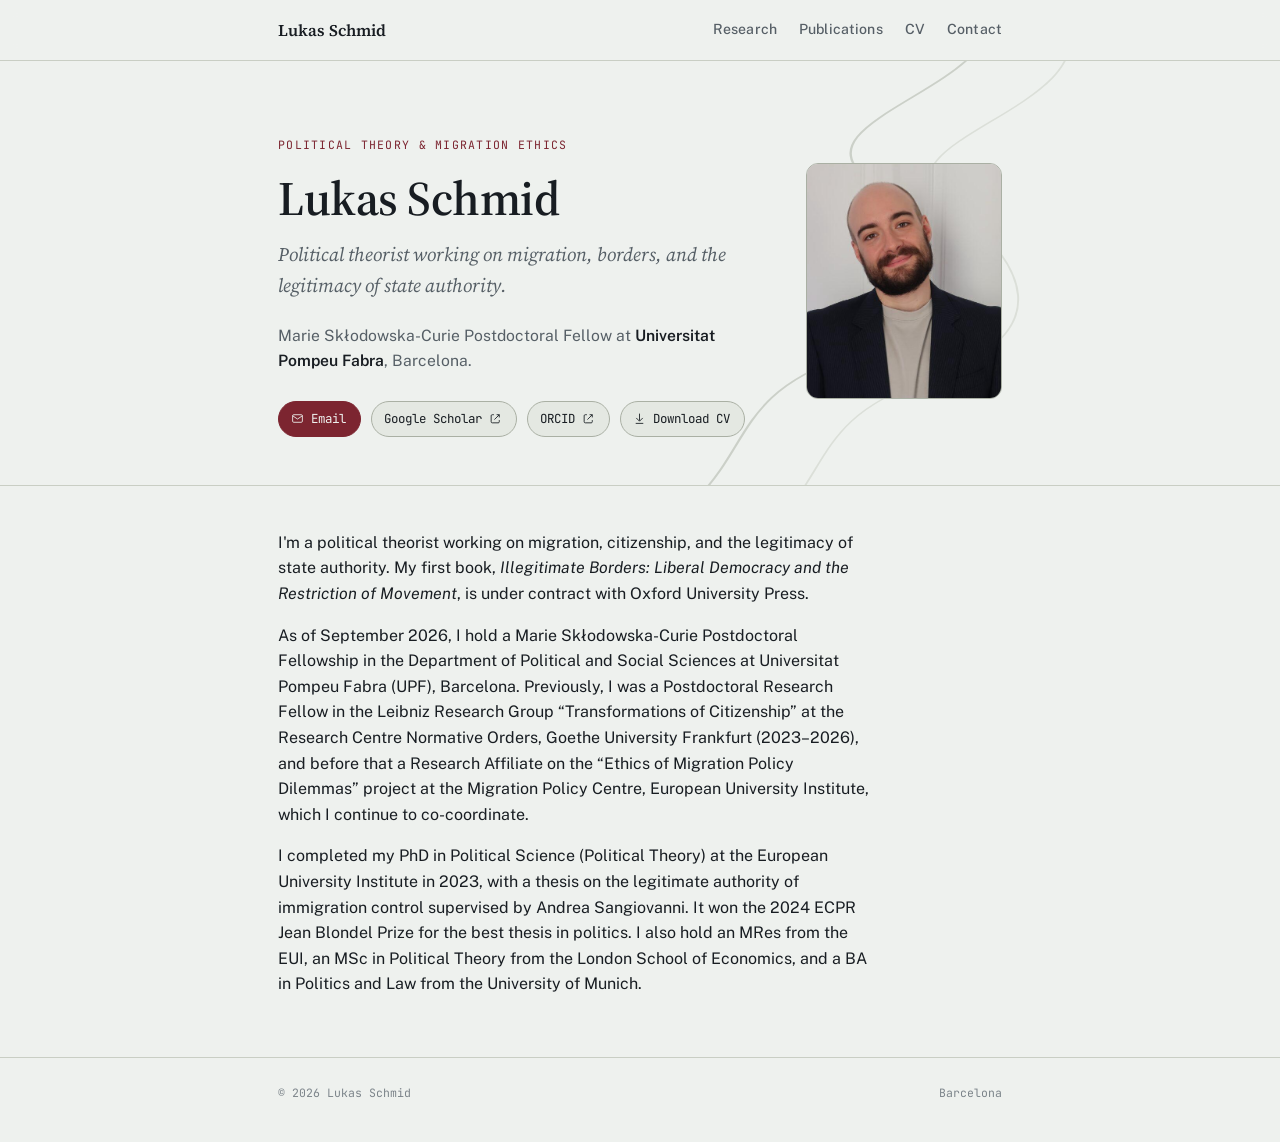
<file: index.html>
<!DOCTYPE html>
<html lang="en">
<head>
<meta charset="UTF-8">
<meta name="viewport" content="width=device-width, initial-scale=1.0">
<title>Lukas Schmid — Political Theory</title>
<meta name="description" content="I'm a political theorist working on migration, citizenship, and the legitimacy of state authority. Marie Skłodowska-Curie Postdoctoral Fellow, Universitat Pompeu Fabra.">
<link rel="canonical" href="https://lukas-schmid.com/">
<link rel="icon" href="data:image/svg+xml,%3Csvg xmlns='http://www.w3.org/2000/svg' viewBox='0 0 64 64'%3E%3Crect width='64' height='64' rx='10' fill='%237c2530'/%3E%3Ctext x='32' y='44' font-family='Georgia,serif' font-size='30' fill='%23f6efe6' text-anchor='middle'%3ELS%3C/text%3E%3C/svg%3E">
<meta property="og:type" content="profile">
<meta property="og:site_name" content="Lukas Schmid">
<meta property="og:title" content="Lukas Schmid — Political Theory">
<meta property="og:description" content="Political theorist working on migration, borders, and the legitimacy of state authority. Marie Skłodowska-Curie Postdoctoral Fellow, Universitat Pompeu Fabra.">
<meta property="og:url" content="https://lukas-schmid.com/">
<meta property="og:image" content="https://lukas-schmid.com/assets/lukas-schmid-headshot.jpg">
<meta name="twitter:card" content="summary_large_image">
<meta name="twitter:title" content="Lukas Schmid — Political Theory">
<meta name="twitter:description" content="Political theorist working on migration, borders, and the legitimacy of state authority.">
<meta name="twitter:image" content="https://lukas-schmid.com/assets/lukas-schmid-headshot.jpg">
<script type="application/ld+json">
{
  "@context": "https://schema.org",
  "@type": "Person",
  "name": "Lukas Schmid",
  "url": "https://lukas-schmid.com/",
  "image": "https://lukas-schmid.com/assets/lukas-schmid-headshot.jpg",
  "jobTitle": "Marie Skłodowska-Curie Postdoctoral Fellow",
  "worksFor": {
    "@type": "CollegeOrUniversity",
    "name": "Universitat Pompeu Fabra"
  },
  "alumniOf": [
    { "@type": "CollegeOrUniversity", "name": "European University Institute" },
    { "@type": "CollegeOrUniversity", "name": "London School of Economics and Political Science" },
    { "@type": "CollegeOrUniversity", "name": "University of Munich" }
  ],
  "email": "mailto:lukas.schmid@upf.edu",
  "sameAs": [
    "https://scholar.google.com/citations?user=pYgFQI0AAAAJ&hl=en",
    "https://orcid.org/0000-0003-0746-1195",
    "https://bsky.app/profile/lukasschmid.bsky.social",
    "https://migrationpolicycentre.eu/the-ethics-of-migration-policy-dilemmas/"
  ]
}
</script>
<link rel="preconnect" href="https://fonts.googleapis.com">
<link rel="preconnect" href="https://fonts.gstatic.com" crossorigin>
<link href="https://fonts.googleapis.com/css2?family=Source+Serif+4:ital,wght@0,400;0,500;0,600;0,700;1,400;1,500&family=Public+Sans:wght@400;500;600;700&family=JetBrains+Mono:wght@400;500&display=swap" rel="stylesheet">
<link rel="stylesheet" href="css/style.css">
</head>
<body>

<svg width="0" height="0" style="position:absolute">
  <symbol id="ic-mail" viewBox="0 0 24 24" fill="none" stroke="currentColor" stroke-width="1.6"><rect x="3" y="5" width="18" height="14" rx="2"/><path d="M3 7l9 6 9-6"/></symbol>
  <symbol id="ic-ext" viewBox="0 0 24 24" fill="none" stroke="currentColor" stroke-width="1.6"><path d="M14 5h5v5"/><path d="M19 5l-9 9"/><path d="M9 5H6a2 2 0 0 0-2 2v11a2 2 0 0 0 2 2h11a2 2 0 0 0 2-2v-3"/></symbol>
  <symbol id="ic-down" viewBox="0 0 24 24" fill="none" stroke="currentColor" stroke-width="1.6"><path d="M12 3v13"/><path d="M6 11l6 6 6-6"/><path d="M5 21h14"/></symbol>
</svg>

<header class="site-nav">
  <div class="nav-row">
    <a href="index.html" class="nav-mark">Lukas&nbsp;Schmid</a>
    <button class="nav-toggle" id="navToggle" aria-expanded="false" aria-controls="navLinks">Menu</button>
    <nav class="links" id="navLinks">
      <a href="research.html">Research</a>
      <a href="publications.html">Publications</a>
      <a href="cv.html">CV</a>
      <a href="contact.html">Contact</a>
    </nav>
  </div>
</header>

<main>

  <section class="hero" style="border-top:none;">
    <svg class="hero-line" viewBox="0 0 400 500" preserveAspectRatio="none" aria-hidden="true">
      <path d="M20 480 C 90 420, 60 360, 130 320 S 180 220, 140 170 S 220 90, 200 20" fill="none" stroke="var(--rule-strong)" stroke-width="1.2"/>
      <path d="M60 500 C 130 440, 100 380, 170 340 S 220 240, 180 190 S 260 110, 240 40" fill="none" stroke="var(--rule)" stroke-width="1"/>
    </svg>
    <div class="wrap">
      <div class="hero-grid">
        <div class="hero-text">
          <p class="eyebrow">Political Theory &amp; Migration Ethics</p>
          <h1>Lukas Schmid</h1>
          <p class="tagline">Political theorist working on migration, borders, and the legitimacy of state authority.</p>
          <p class="role">Marie Skłodowska-Curie Postdoctoral Fellow at <strong>Universitat Pompeu Fabra</strong>, Barcelona.</p>
          <div class="hero-links">
            <a class="pill primary" href="mailto:lukas.schmid@upf.edu"><svg><use href="#ic-mail"/></svg>Email</a>
            <a class="pill" href="https://scholar.google.com/citations?user=pYgFQI0AAAAJ&amp;hl=en" target="_blank" rel="noopener">Google Scholar<svg><use href="#ic-ext"/></svg></a>
            <a class="pill" href="https://orcid.org/0000-0003-0746-1195" target="_blank" rel="noopener">ORCID<svg><use href="#ic-ext"/></svg></a>
            <a class="pill" href="assets/Lukas_Schmid_CV.pdf?v=2026-09" target="_blank" rel="noopener"><svg><use href="#ic-down"/></svg>Download CV</a>
          </div>
        </div>
        <div class="hero-photo">
          <img src="assets/lukas-schmid-headshot.jpg" alt="Portrait of Lukas Schmid" width="768" height="599">
        </div>
      </div>
    </div>
  </section>

  <section class="bio">
    <div class="wrap">
      <p>I'm a political theorist working on migration, citizenship, and the legitimacy of state authority. My first book, <em>Illegitimate Borders: Liberal Democracy and the Restriction of Movement</em>, is under contract with Oxford University Press.</p>
      <p>As of September 2026, I hold a Marie Skłodowska-Curie Postdoctoral Fellowship in the Department of Political and Social Sciences at Universitat Pompeu Fabra (UPF), Barcelona. Previously, I was a Postdoctoral Research Fellow in the Leibniz Research Group “Transformations of Citizenship” at the Research Centre Normative Orders, Goethe University Frankfurt (2023–2026), and before that a Research Affiliate on the “Ethics of Migration Policy Dilemmas” project at the Migration Policy Centre, European University Institute, which I continue to co-coordinate.</p>
      <p>I completed my PhD in Political Science (Political Theory) at the European University Institute in 2023, with a thesis on the legitimate authority of immigration control supervised by Andrea Sangiovanni. It won the 2024 ECPR Jean Blondel Prize for the best thesis in politics. I also hold an MRes from the EUI, an MSc in Political Theory from the London School of Economics, and a BA in Politics and Law from the University of Munich.</p>
    </div>
  </section>

</main>

<footer>
  <div class="wrap">
    <p>© <span id="yr"></span> Lukas Schmid</p>
    <p>Barcelona</p>
  </div>
</footer>

<script src="js/site.js"></script>
</body>
</html>
</file>
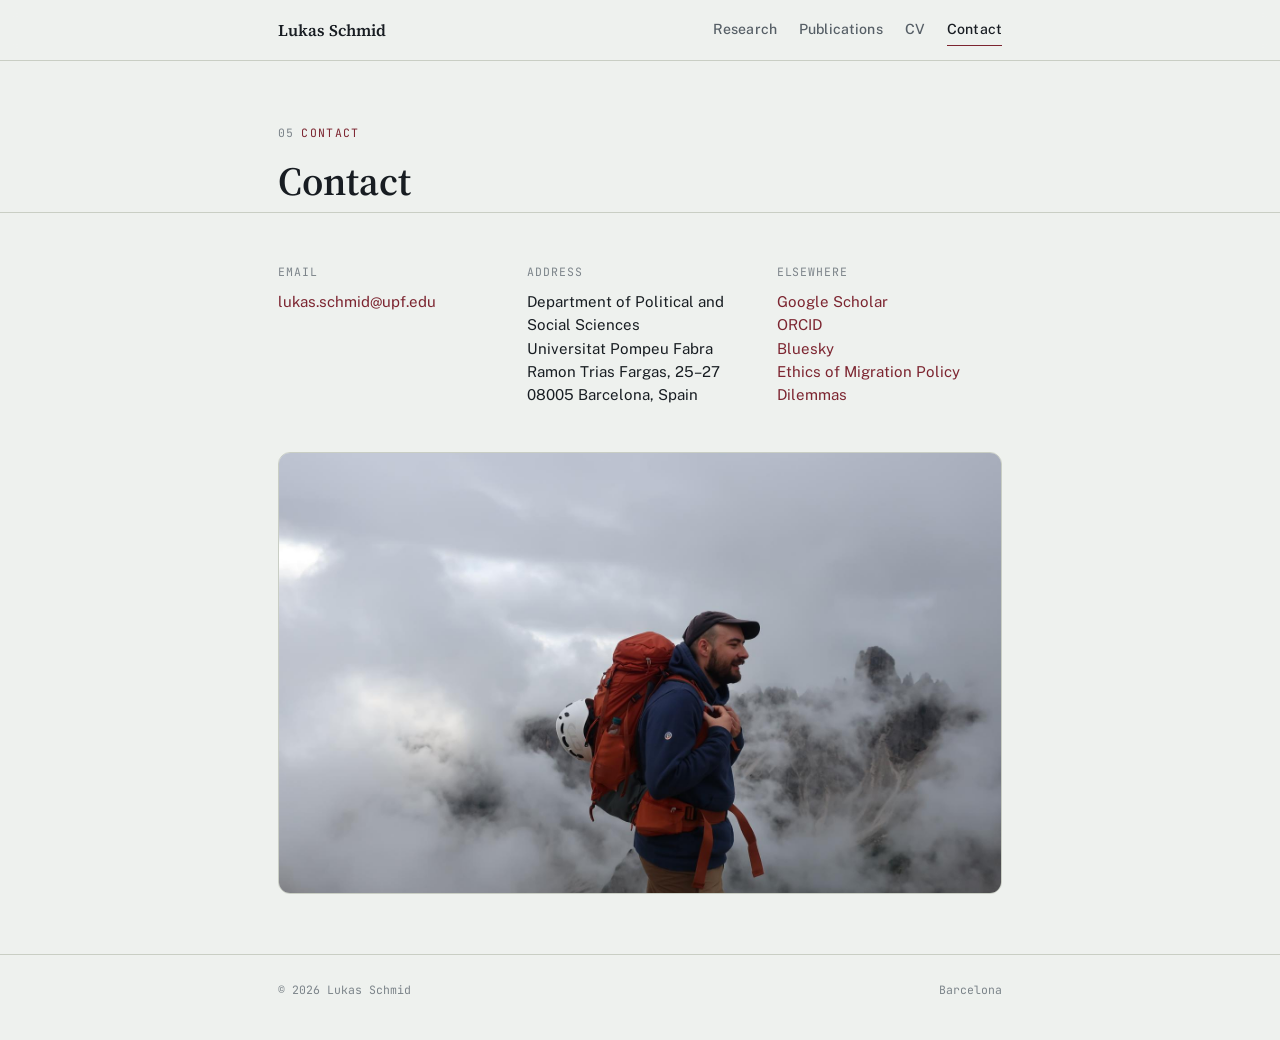
<file: contact.html>
<!DOCTYPE html>
<html lang="en">
<head>
<meta charset="UTF-8">
<meta name="viewport" content="width=device-width, initial-scale=1.0">
<title>Contact — Lukas Schmid</title>
<meta name="description" content="Contact Lukas Schmid, Department of Political and Social Sciences, Universitat Pompeu Fabra.">
<link rel="canonical" href="https://lukas-schmid.com/contact.html">
<link rel="icon" href="data:image/svg+xml,%3Csvg xmlns='http://www.w3.org/2000/svg' viewBox='0 0 64 64'%3E%3Crect width='64' height='64' rx='10' fill='%237c2530'/%3E%3Ctext x='32' y='44' font-family='Georgia,serif' font-size='30' fill='%23f6efe6' text-anchor='middle'%3ELS%3C/text%3E%3C/svg%3E">
<meta property="og:type" content="website">
<meta property="og:site_name" content="Lukas Schmid">
<meta property="og:title" content="Contact — Lukas Schmid">
<meta property="og:description" content="Contact Lukas Schmid, Department of Political and Social Sciences, Universitat Pompeu Fabra.">
<meta property="og:url" content="https://lukas-schmid.com/contact.html">
<meta property="og:image" content="https://lukas-schmid.com/assets/lukas-schmid-headshot.jpg">
<meta name="twitter:card" content="summary_large_image">
<meta name="twitter:title" content="Contact — Lukas Schmid">
<meta name="twitter:description" content="Contact Lukas Schmid, Department of Political and Social Sciences, Universitat Pompeu Fabra.">
<meta name="twitter:image" content="https://lukas-schmid.com/assets/lukas-schmid-headshot.jpg">
<link rel="preconnect" href="https://fonts.googleapis.com">
<link rel="preconnect" href="https://fonts.gstatic.com" crossorigin>
<link href="https://fonts.googleapis.com/css2?family=Source+Serif+4:ital,wght@0,400;0,500;0,600;0,700;1,400;1,500&family=Public+Sans:wght@400;500;600;700&family=JetBrains+Mono:wght@400;500&display=swap" rel="stylesheet">
<link rel="stylesheet" href="css/style.css">
</head>
<body>

<header class="site-nav">
  <div class="nav-row">
    <a href="index.html" class="nav-mark">Lukas&nbsp;Schmid</a>
    <button class="nav-toggle" id="navToggle" aria-expanded="false" aria-controls="navLinks">Menu</button>
    <nav class="links" id="navLinks">
      <a href="research.html">Research</a>
      <a href="publications.html">Publications</a>
      <a href="cv.html">CV</a>
      <a href="contact.html" class="active">Contact</a>
    </nav>
  </div>
</header>

<main>

  <section class="page-hero" style="border-top:none;">
    <div class="wrap">
      <p class="eyebrow"><span class="num">05</span> Contact</p>
      <h1>Contact</h1>
    </div>
  </section>

  <section>
    <div class="wrap">
      <div class="contact-grid">
        <div class="contact-block">
          <div class="label">Email</div>
          <p><a href="mailto:lukas.schmid@upf.edu">lukas.schmid@upf.edu</a></p>
        </div>
        <div class="contact-block">
          <div class="label">Address</div>
          <address>Department of Political and Social Sciences<br>Universitat Pompeu Fabra<br>Ramon Trias Fargas, 25–27<br>08005 Barcelona, Spain</address>
        </div>
        <div class="contact-block">
          <div class="label">Elsewhere</div>
          <p>
            <a href="https://scholar.google.com/citations?user=pYgFQI0AAAAJ&amp;hl=en" target="_blank" rel="noopener">Google Scholar</a><br>
            <a href="https://orcid.org/0000-0003-0746-1195" target="_blank" rel="noopener">ORCID</a><br>
            <a href="https://bsky.app/profile/lukasschmid.bsky.social" target="_blank" rel="noopener">Bluesky</a><br>
            <a href="https://migrationpolicycentre.eu/the-ethics-of-migration-policy-dilemmas/" target="_blank" rel="noopener">Ethics of Migration Policy Dilemmas</a>
          </p>
        </div>
      </div>
      <div class="contact-photo">
        <img src="assets/lukas-schmid-hiking.jpg" alt="Lukas Schmid hiking in the mountains" width="1600" height="1066">
      </div>
    </div>
  </section>

</main>

<footer>
  <div class="wrap">
    <p>© <span id="yr"></span> Lukas Schmid</p>
    <p>Barcelona</p>
  </div>
</footer>

<script src="js/site.js"></script>
</body>
</html>
</file>
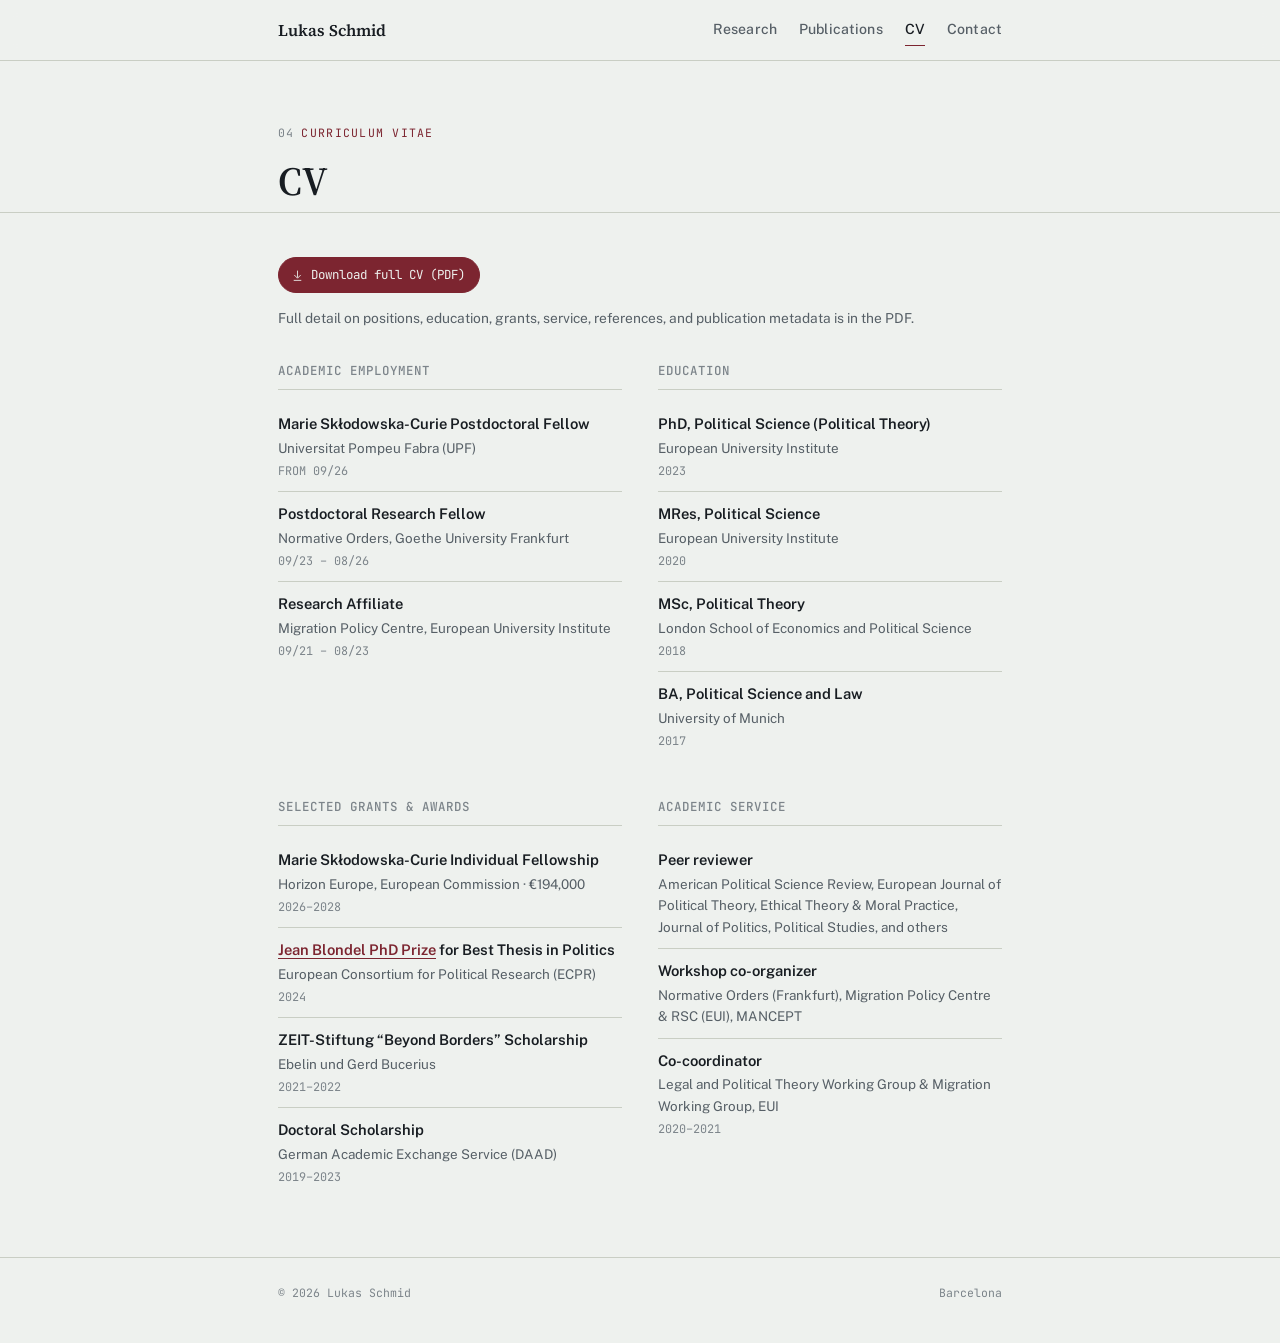
<file: cv.html>
<!DOCTYPE html>
<html lang="en">
<head>
<meta charset="UTF-8">
<meta name="viewport" content="width=device-width, initial-scale=1.0">
<title>CV — Lukas Schmid</title>
<meta name="description" content="Curriculum vitae of Lukas Schmid: academic employment, education, grants and awards, academic service.">
<link rel="canonical" href="https://lukas-schmid.com/cv.html">
<link rel="icon" href="data:image/svg+xml,%3Csvg xmlns='http://www.w3.org/2000/svg' viewBox='0 0 64 64'%3E%3Crect width='64' height='64' rx='10' fill='%237c2530'/%3E%3Ctext x='32' y='44' font-family='Georgia,serif' font-size='30' fill='%23f6efe6' text-anchor='middle'%3ELS%3C/text%3E%3C/svg%3E">
<meta property="og:type" content="website">
<meta property="og:site_name" content="Lukas Schmid">
<meta property="og:title" content="CV — Lukas Schmid">
<meta property="og:description" content="Curriculum vitae of Lukas Schmid: academic employment, education, grants and awards, academic service.">
<meta property="og:url" content="https://lukas-schmid.com/cv.html">
<meta property="og:image" content="https://lukas-schmid.com/assets/lukas-schmid-headshot.jpg">
<meta name="twitter:card" content="summary_large_image">
<meta name="twitter:title" content="CV — Lukas Schmid">
<meta name="twitter:description" content="Curriculum vitae of Lukas Schmid: academic employment, education, grants and awards, academic service.">
<meta name="twitter:image" content="https://lukas-schmid.com/assets/lukas-schmid-headshot.jpg">
<link rel="preconnect" href="https://fonts.googleapis.com">
<link rel="preconnect" href="https://fonts.gstatic.com" crossorigin>
<link href="https://fonts.googleapis.com/css2?family=Source+Serif+4:ital,wght@0,400;0,500;0,600;0,700;1,400;1,500&family=Public+Sans:wght@400;500;600;700&family=JetBrains+Mono:wght@400;500&display=swap" rel="stylesheet">
<link rel="stylesheet" href="css/style.css">
</head>
<body>

<svg width="0" height="0" style="position:absolute">
  <symbol id="ic-down" viewBox="0 0 24 24" fill="none" stroke="currentColor" stroke-width="1.6"><path d="M12 3v13"/><path d="M6 11l6 6 6-6"/><path d="M5 21h14"/></symbol>
</svg>

<header class="site-nav">
  <div class="nav-row">
    <a href="index.html" class="nav-mark">Lukas&nbsp;Schmid</a>
    <button class="nav-toggle" id="navToggle" aria-expanded="false" aria-controls="navLinks">Menu</button>
    <nav class="links" id="navLinks">
      <a href="research.html">Research</a>
      <a href="publications.html">Publications</a>
      <a href="cv.html" class="active">CV</a>
      <a href="contact.html">Contact</a>
    </nav>
  </div>
</header>

<main>

  <section class="page-hero" style="border-top:none;">
    <div class="wrap">
      <p class="eyebrow"><span class="num">04</span> Curriculum Vitae</p>
      <h1>CV</h1>
    </div>
  </section>

  <section>
    <div class="wrap">
      <div class="cv-download">
        <a class="pill primary" href="assets/Lukas_Schmid_CV.pdf?v=2026-09" target="_blank" rel="noopener"><svg><use href="#ic-down"/></svg>Download full CV (PDF)</a>
        <span style="font-size:0.86rem; color:var(--ink-muted);">Full detail on positions, education, grants, service, references, and publication metadata is in the PDF.</span>
      </div>
      <div class="cv-cols">
        <div>
          <h2 class="group-title">Academic Employment</h2>
          <div class="cv-row">
            <div class="t1">Marie Skłodowska-Curie Postdoctoral Fellow</div>
            <div class="t2">Universitat Pompeu Fabra (UPF)</div>
            <div class="t3">FROM 09/26</div>
          </div>
          <div class="cv-row">
            <div class="t1">Postdoctoral Research Fellow</div>
            <div class="t2">Normative Orders, Goethe University Frankfurt</div>
            <div class="t3">09/23 – 08/26</div>
          </div>
          <div class="cv-row">
            <div class="t1">Research Affiliate</div>
            <div class="t2">Migration Policy Centre, European University Institute</div>
            <div class="t3">09/21 – 08/23</div>
          </div>
        </div>
        <div>
          <h2 class="group-title">Education</h2>
          <div class="cv-row">
            <div class="t1">PhD, Political Science (Political Theory)</div>
            <div class="t2">European University Institute</div>
            <div class="t3">2023</div>
          </div>
          <div class="cv-row">
            <div class="t1">MRes, Political Science</div>
            <div class="t2">European University Institute</div>
            <div class="t3">2020</div>
          </div>
          <div class="cv-row">
            <div class="t1">MSc, Political Theory</div>
            <div class="t2">London School of Economics and Political Science</div>
            <div class="t3">2018</div>
          </div>
          <div class="cv-row">
            <div class="t1">BA, Political Science and Law</div>
            <div class="t2">University of Munich</div>
            <div class="t3">2017</div>
          </div>
        </div>
      </div>
      <div class="cv-cols" style="margin-top:36px;">
        <div>
          <h2 class="group-title">Selected Grants &amp; Awards</h2>
          <div class="cv-row">
            <div class="t1">Marie Skłodowska-Curie Individual Fellowship</div>
            <div class="t2">Horizon Europe, European Commission · €194,000</div>
            <div class="t3">2026–2028</div>
          </div>
          <div class="cv-row">
            <div class="t1"><a href="https://ecpr.eu/News/News/Details/791" target="_blank" rel="noopener">Jean Blondel PhD Prize</a> for Best Thesis in Politics</div>
            <div class="t2">European Consortium for Political Research (ECPR)</div>
            <div class="t3">2024</div>
          </div>
          <div class="cv-row">
            <div class="t1">ZEIT-Stiftung “Beyond Borders” Scholarship</div>
            <div class="t2">Ebelin und Gerd Bucerius</div>
            <div class="t3">2021–2022</div>
          </div>
          <div class="cv-row">
            <div class="t1">Doctoral Scholarship</div>
            <div class="t2">German Academic Exchange Service (DAAD)</div>
            <div class="t3">2019–2023</div>
          </div>
        </div>
        <div>
          <h2 class="group-title">Academic Service</h2>
          <div class="cv-row">
            <div class="t1">Peer reviewer</div>
            <div class="t2">American Political Science Review, European Journal of Political Theory, Ethical Theory &amp; Moral Practice, Journal of Politics, Political Studies, and others</div>
          </div>
          <div class="cv-row">
            <div class="t1">Workshop co-organizer</div>
            <div class="t2">Normative Orders (Frankfurt), Migration Policy Centre &amp; RSC (EUI), MANCEPT</div>
          </div>
          <div class="cv-row">
            <div class="t1">Co-coordinator</div>
            <div class="t2">Legal and Political Theory Working Group &amp; Migration Working Group, EUI</div>
            <div class="t3">2020–2021</div>
          </div>
        </div>
      </div>
    </div>
  </section>

</main>

<footer>
  <div class="wrap">
    <p>© <span id="yr"></span> Lukas Schmid</p>
    <p>Barcelona</p>
  </div>
</footer>

<script src="js/site.js"></script>
</body>
</html>
</file>
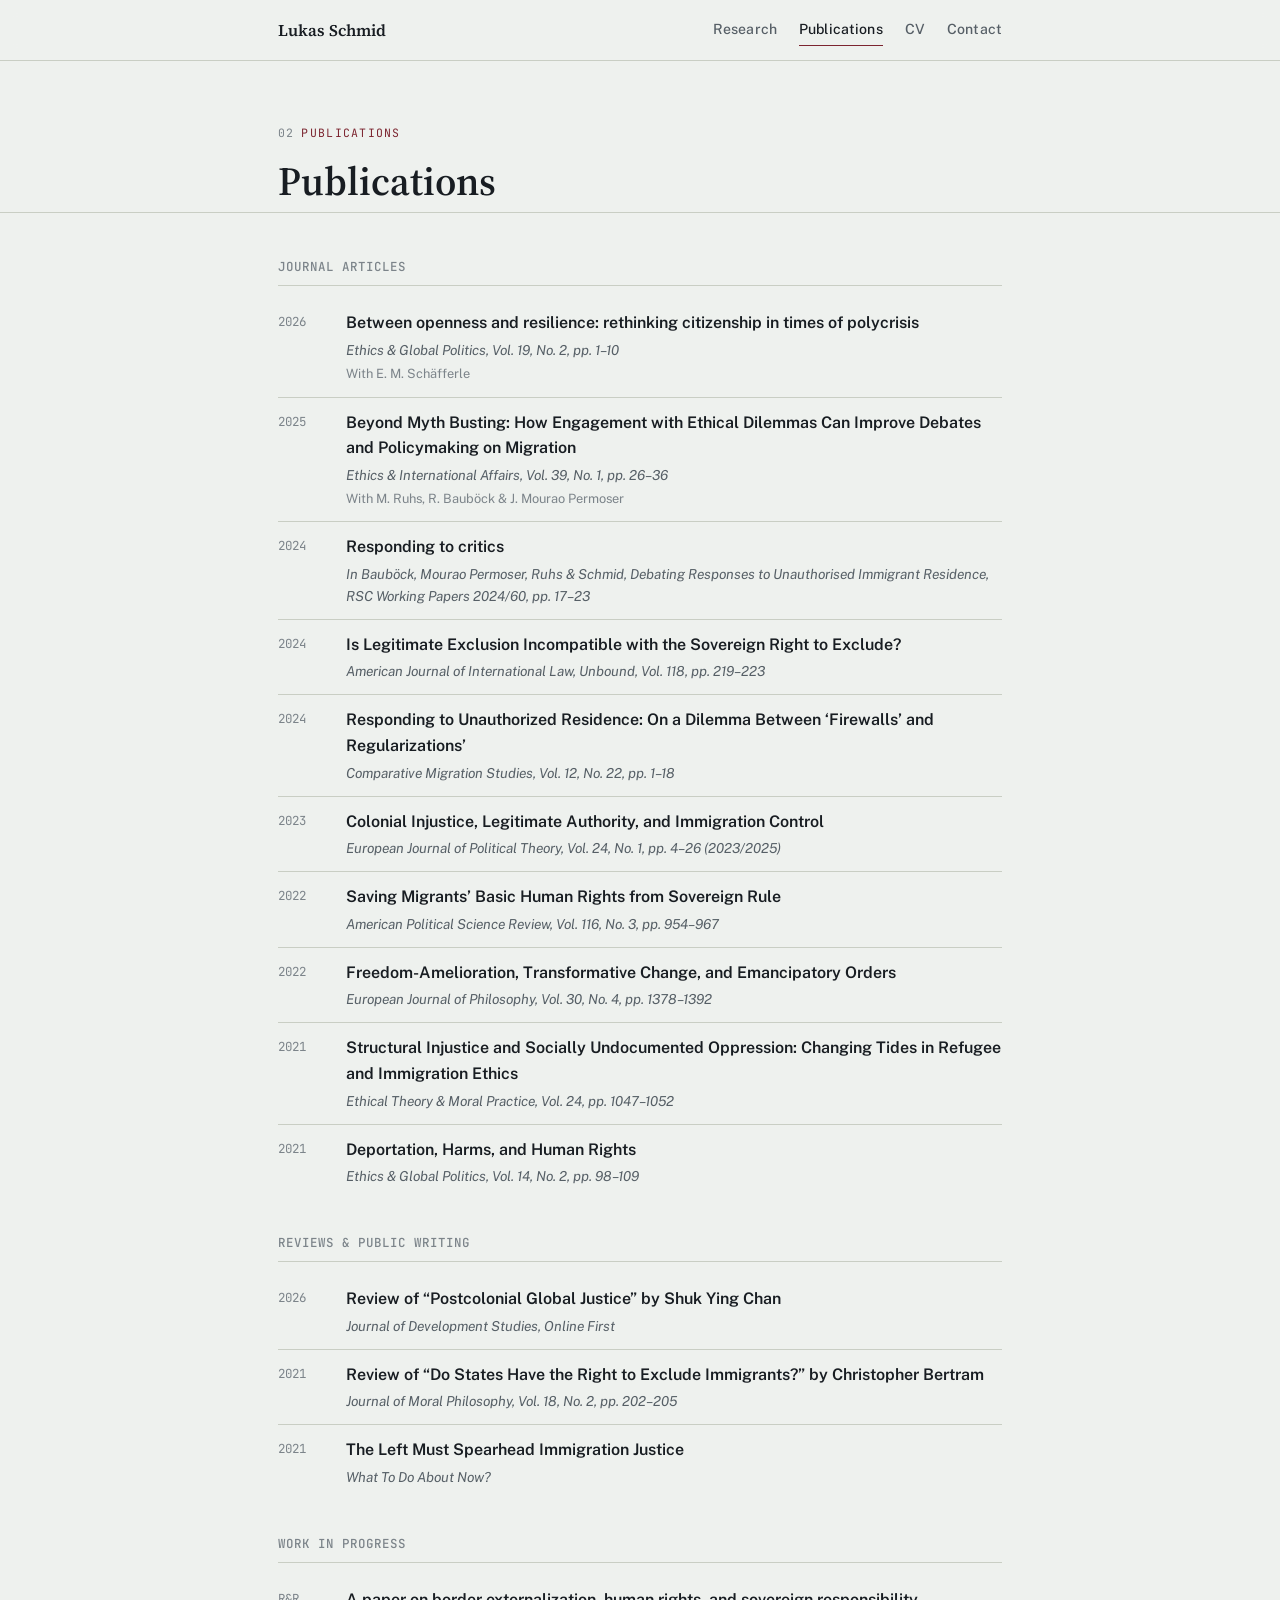
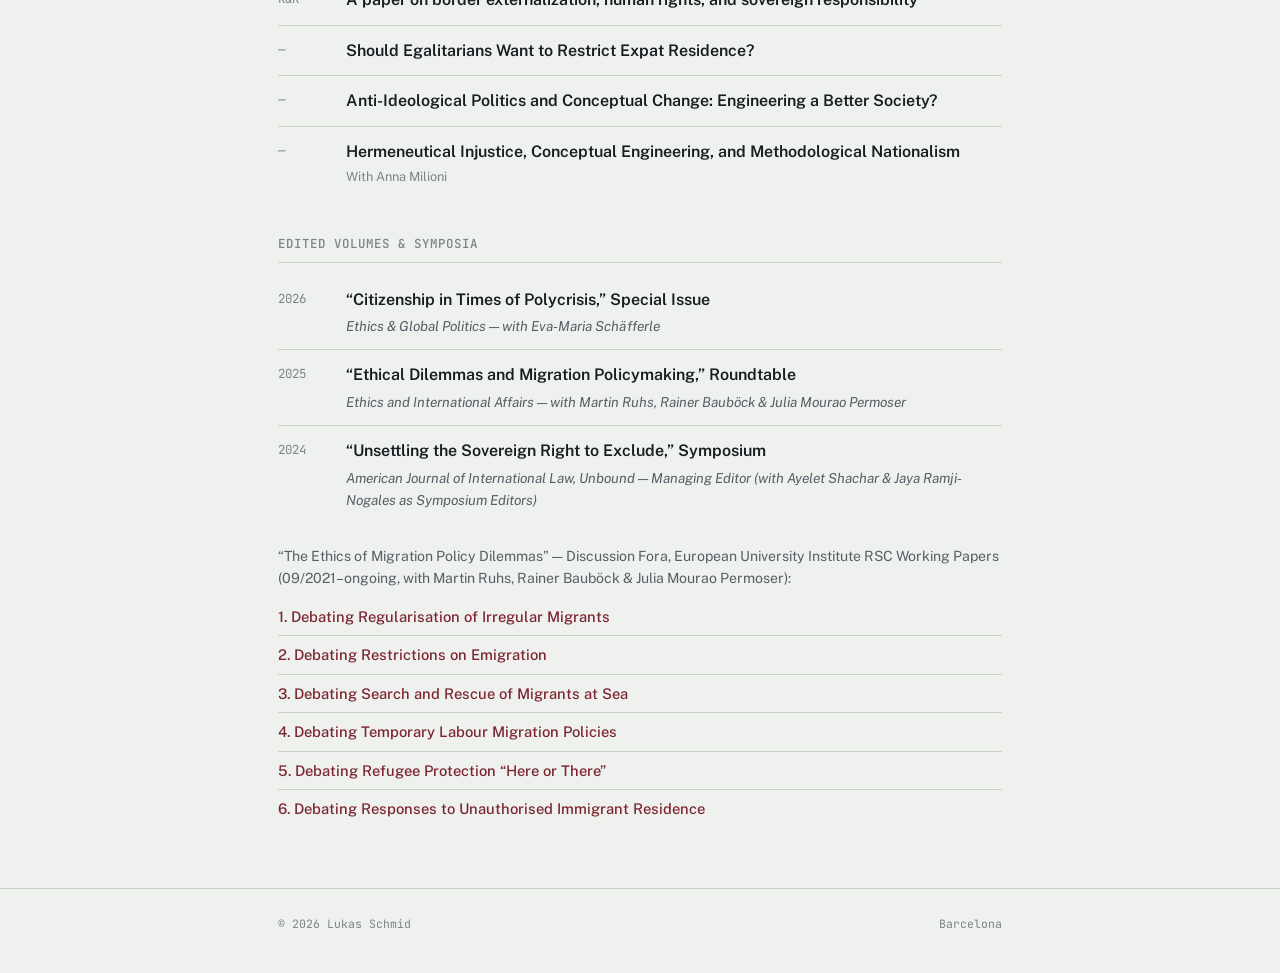
<file: publications.html>
<!DOCTYPE html>
<html lang="en">
<head>
<meta charset="UTF-8">
<meta name="viewport" content="width=device-width, initial-scale=1.0">
<title>Publications — Lukas Schmid</title>
<meta name="description" content="Journal articles, reviews, work in progress, and edited volumes by Lukas Schmid.">
<link rel="canonical" href="https://lukas-schmid.com/publications.html">
<link rel="icon" href="data:image/svg+xml,%3Csvg xmlns='http://www.w3.org/2000/svg' viewBox='0 0 64 64'%3E%3Crect width='64' height='64' rx='10' fill='%237c2530'/%3E%3Ctext x='32' y='44' font-family='Georgia,serif' font-size='30' fill='%23f6efe6' text-anchor='middle'%3ELS%3C/text%3E%3C/svg%3E">
<meta property="og:type" content="website">
<meta property="og:site_name" content="Lukas Schmid">
<meta property="og:title" content="Publications — Lukas Schmid">
<meta property="og:description" content="Journal articles, reviews, work in progress, and edited volumes by Lukas Schmid.">
<meta property="og:url" content="https://lukas-schmid.com/publications.html">
<meta property="og:image" content="https://lukas-schmid.com/assets/lukas-schmid-headshot.jpg">
<meta name="twitter:card" content="summary_large_image">
<meta name="twitter:title" content="Publications — Lukas Schmid">
<meta name="twitter:description" content="Journal articles, reviews, work in progress, and edited volumes by Lukas Schmid.">
<meta name="twitter:image" content="https://lukas-schmid.com/assets/lukas-schmid-headshot.jpg">
<link rel="preconnect" href="https://fonts.googleapis.com">
<link rel="preconnect" href="https://fonts.gstatic.com" crossorigin>
<link href="https://fonts.googleapis.com/css2?family=Source+Serif+4:ital,wght@0,400;0,500;0,600;0,700;1,400;1,500&family=Public+Sans:wght@400;500;600;700&family=JetBrains+Mono:wght@400;500&display=swap" rel="stylesheet">
<link rel="stylesheet" href="css/style.css">
</head>
<body>

<header class="site-nav">
  <div class="nav-row">
    <a href="index.html" class="nav-mark">Lukas&nbsp;Schmid</a>
    <button class="nav-toggle" id="navToggle" aria-expanded="false" aria-controls="navLinks">Menu</button>
    <nav class="links" id="navLinks">
      <a href="research.html">Research</a>
      <a href="publications.html" class="active">Publications</a>
      <a href="cv.html">CV</a>
      <a href="contact.html">Contact</a>
    </nav>
  </div>
</header>

<main>

  <section class="page-hero" style="border-top:none;">
    <div class="wrap">
      <p class="eyebrow"><span class="num">02</span> Publications</p>
      <h1>Publications</h1>
    </div>
  </section>

  <section>
    <div class="wrap">

      <div class="pub-group">
        <h2 class="group-title">Journal Articles</h2>
        <ol>
          <li class="pub">
            <span class="yr">2026</span>
            <span>
              <a class="title" href="https://doi.org/10.1080/16544951.2026.2660421" target="_blank" rel="noopener">Between openness and resilience: rethinking citizenship in times of polycrisis</a>
              <span class="venue">Ethics &amp; Global Politics, Vol. 19, No. 2, pp. 1–10</span>
              <span class="with">With E. M. Schäfferle</span>
            </span>
          </li>
          <li class="pub">
            <span class="yr">2025</span>
            <span>
              <a class="title" href="https://doi.org/10.1017/S0892679425100002" target="_blank" rel="noopener">Beyond Myth Busting: How Engagement with Ethical Dilemmas Can Improve Debates and Policymaking on Migration</a>
              <span class="venue">Ethics &amp; International Affairs, Vol. 39, No. 1, pp. 26–36</span>
              <span class="with">With M. Ruhs, R. Bauböck &amp; J. Mourao Permoser</span>
            </span>
          </li>
          <li class="pub">
            <span class="yr">2024</span>
            <span>
              <a class="title" href="https://cadmus.eui.eu/server/api/core/bitstreams/20fa4b52-7237-5cfc-8017-ee42b7ada0c8/content" target="_blank" rel="noopener">Responding to critics</a>
              <span class="venue">In Bauböck, Mourao Permoser, Ruhs &amp; Schmid, <em>Debating Responses to Unauthorised Immigrant Residence</em>, RSC Working Papers 2024/60, pp. 17–23</span>
            </span>
          </li>
          <li class="pub">
            <span class="yr">2024</span>
            <span>
              <a class="title" href="https://doi.org/10.1017/aju.2024.37" target="_blank" rel="noopener">Is Legitimate Exclusion Incompatible with the Sovereign Right to Exclude?</a>
              <span class="venue">American Journal of International Law, Unbound, Vol. 118, pp. 219–223</span>
            </span>
          </li>
          <li class="pub">
            <span class="yr">2024</span>
            <span>
              <a class="title" href="https://doi.org/10.1186/s40878-024-00380-5" target="_blank" rel="noopener">Responding to Unauthorized Residence: On a Dilemma Between ‘Firewalls’ and Regularizations’</a>
              <span class="venue">Comparative Migration Studies, Vol. 12, No. 22, pp. 1–18</span>
            </span>
          </li>
          <li class="pub">
            <span class="yr">2023</span>
            <span>
              <a class="title" href="https://doi.org/10.1177/14748851231201469" target="_blank" rel="noopener">Colonial Injustice, Legitimate Authority, and Immigration Control</a>
              <span class="venue">European Journal of Political Theory, Vol. 24, No. 1, pp. 4–26 (2023/2025)</span>
            </span>
          </li>
          <li class="pub">
            <span class="yr">2022</span>
            <span>
              <a class="title" href="https://doi.org/10.1017/S0003055422000028" target="_blank" rel="noopener">Saving Migrants’ Basic Human Rights from Sovereign Rule</a>
              <span class="venue">American Political Science Review, Vol. 116, No. 3, pp. 954–967</span>
            </span>
          </li>
          <li class="pub">
            <span class="yr">2022</span>
            <span>
              <a class="title" href="https://doi.org/10.1111/ejop.12754" target="_blank" rel="noopener">Freedom-Amelioration, Transformative Change, and Emancipatory Orders</a>
              <span class="venue">European Journal of Philosophy, Vol. 30, No. 4, pp. 1378–1392</span>
            </span>
          </li>
          <li class="pub">
            <span class="yr">2021</span>
            <span>
              <a class="title" href="https://doi.org/10.1007/s10677-021-10218-z" target="_blank" rel="noopener">Structural Injustice and Socially Undocumented Oppression: Changing Tides in Refugee and Immigration Ethics</a>
              <span class="venue">Ethical Theory &amp; Moral Practice, Vol. 24, pp. 1047–1052</span>
            </span>
          </li>
          <li class="pub">
            <span class="yr">2021</span>
            <span>
              <a class="title" href="https://doi.org/10.1080/16544951.2021.1926083" target="_blank" rel="noopener">Deportation, Harms, and Human Rights</a>
              <span class="venue">Ethics &amp; Global Politics, Vol. 14, No. 2, pp. 98–109</span>
            </span>
          </li>
        </ol>
      </div>

      <div class="pub-group">
        <h2 class="group-title">Reviews &amp; Public Writing</h2>
        <ol>
          <li class="pub">
            <span class="yr">2026</span>
            <span>
              <a class="title" href="https://doi.org/10.1080/00220388.2026.2654249" target="_blank" rel="noopener">Review of “Postcolonial Global Justice” by Shuk Ying Chan</a>
              <span class="venue">Journal of Development Studies, Online First</span>
            </span>
          </li>
          <li class="pub">
            <span class="yr">2021</span>
            <span>
              <a class="title" href="https://doi.org/10.1163/17455243-18020007" target="_blank" rel="noopener">Review of “Do States Have the Right to Exclude Immigrants?” by Christopher Bertram</a>
              <span class="venue">Journal of Moral Philosophy, Vol. 18, No. 2, pp. 202–205</span>
            </span>
          </li>
          <li class="pub">
            <span class="yr">2021</span>
            <span>
              <a class="title" href="https://www.whattodoaboutnow.com/post/the-left-must-spearhead-immigration-justice-1" target="_blank" rel="noopener">The Left Must Spearhead Immigration Justice</a>
              <span class="venue">What To Do About Now?</span>
            </span>
          </li>
        </ol>
      </div>

      <div class="pub-group">
        <h2 class="group-title">Work in Progress</h2>
        <ol>
          <li class="pub">
            <span class="yr">R&amp;R</span>
            <span><span class="title" style="color:var(--ink)">A paper on border externalization, human rights, and sovereign responsibility</span></span>
          </li>
          <li class="pub">
            <span class="yr">—</span>
            <span><span class="title" style="color:var(--ink)">Should Egalitarians Want to Restrict Expat Residence?</span></span>
          </li>
          <li class="pub">
            <span class="yr">—</span>
            <span><span class="title" style="color:var(--ink)">Anti-Ideological Politics and Conceptual Change: Engineering a Better Society?</span></span>
          </li>
          <li class="pub">
            <span class="yr">—</span>
            <span>
              <span class="title" style="color:var(--ink)">Hermeneutical Injustice, Conceptual Engineering, and Methodological Nationalism</span>
              <span class="with">With Anna Milioni</span>
            </span>
          </li>
        </ol>
      </div>

      <div class="pub-group">
        <h2 class="group-title">Edited Volumes &amp; Symposia</h2>
        <ol>
          <li class="pub">
            <span class="yr">2026</span>
            <span>
              <a class="title" href="https://www.tandfonline.com/toc/zegp20/19/2?nav=tocList" target="_blank" rel="noopener">“Citizenship in Times of Polycrisis,” Special Issue</a>
              <span class="venue">Ethics &amp; Global Politics — with Eva-Maria Schäfferle</span>
            </span>
          </li>
          <li class="pub">
            <span class="yr">2025</span>
            <span>
              <a class="title" href="https://www.ethicsandinternationalaffairs.org/journal/issue/spring-2025-39-1" target="_blank" rel="noopener">“Ethical Dilemmas and Migration Policymaking,” Roundtable</a>
              <span class="venue">Ethics and International Affairs — with Martin Ruhs, Rainer Bauböck &amp; Julia Mourao Permoser</span>
            </span>
          </li>
          <li class="pub">
            <span class="yr">2024</span>
            <span>
              <a class="title" href="https://www.cambridge.org/core/journals/american-journal-of-international-law/ajil-unbound-by-symposium/unsettling-the-sovereign-right-to-exclude" target="_blank" rel="noopener">“Unsettling the Sovereign Right to Exclude,” Symposium</a>
              <span class="venue">American Journal of International Law, Unbound — Managing Editor (with Ayelet Shachar &amp; Jaya Ramji-Nogales as Symposium Editors)</span>
            </span>
          </li>
        </ol>
        <p style="font-size:0.88rem; color:var(--ink-muted); margin-top:22px; margin-bottom:8px;">“The Ethics of Migration Policy Dilemmas” — Discussion Fora, European University Institute RSC Working Papers (09/2021–ongoing, with Martin Ruhs, Rainer Bauböck &amp; Julia Mourao Permoser):</p>
        <ol class="fora-list">
          <li><a href="https://cadmus.eui.eu/entities/publication/4b3ced5f-89ca-54c7-bfb7-ac39d2ee0dae" target="_blank" rel="noopener">1. Debating Regularisation of Irregular Migrants</a></li>
          <li><a href="https://cadmus.eui.eu/entities/publication/0aa16263-be26-5fe9-ab10-3f9feda031a3" target="_blank" rel="noopener">2. Debating Restrictions on Emigration</a></li>
          <li><a href="https://cadmus.eui.eu/entities/publication/e52c0c8e-aa8d-500a-884c-d8480410051d" target="_blank" rel="noopener">3. Debating Search and Rescue of Migrants at Sea</a></li>
          <li><a href="https://cadmus.eui.eu/entities/publication/15dd4cd7-9d48-5c7e-9b6d-c7127417e9b1" target="_blank" rel="noopener">4. Debating Temporary Labour Migration Policies</a></li>
          <li><a href="https://cadmus.eui.eu/entities/publication/076baacd-b248-5b62-856d-e275b5f9b122" target="_blank" rel="noopener">5. Debating Refugee Protection “Here or There”</a></li>
          <li><a href="https://cadmus.eui.eu/entities/publication/4e5314b9-7b8b-5554-8804-d58fa20b69b1" target="_blank" rel="noopener">6. Debating Responses to Unauthorised Immigrant Residence</a></li>
        </ol>
      </div>

    </div>
  </section>

</main>

<footer>
  <div class="wrap">
    <p>© <span id="yr"></span> Lukas Schmid</p>
    <p>Barcelona</p>
  </div>
</footer>

<script src="js/site.js"></script>
</body>
</html>
</file>
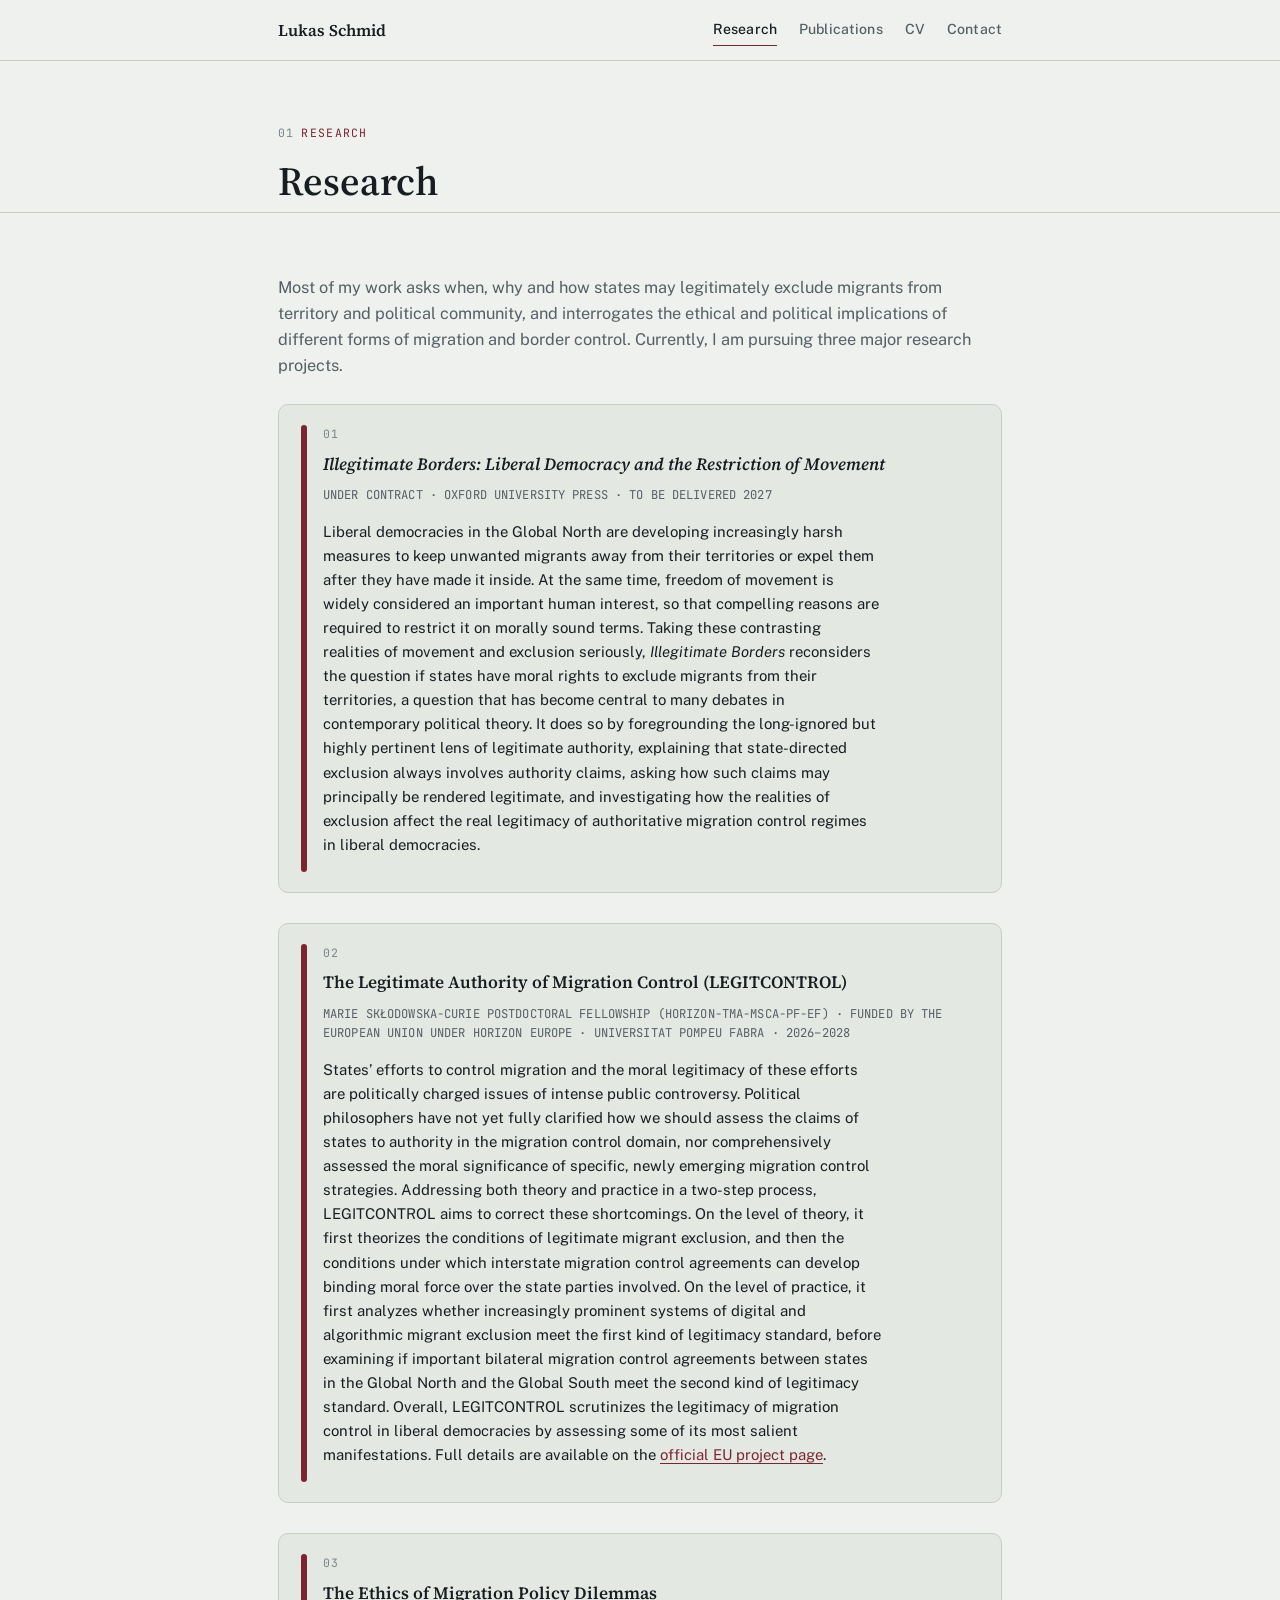
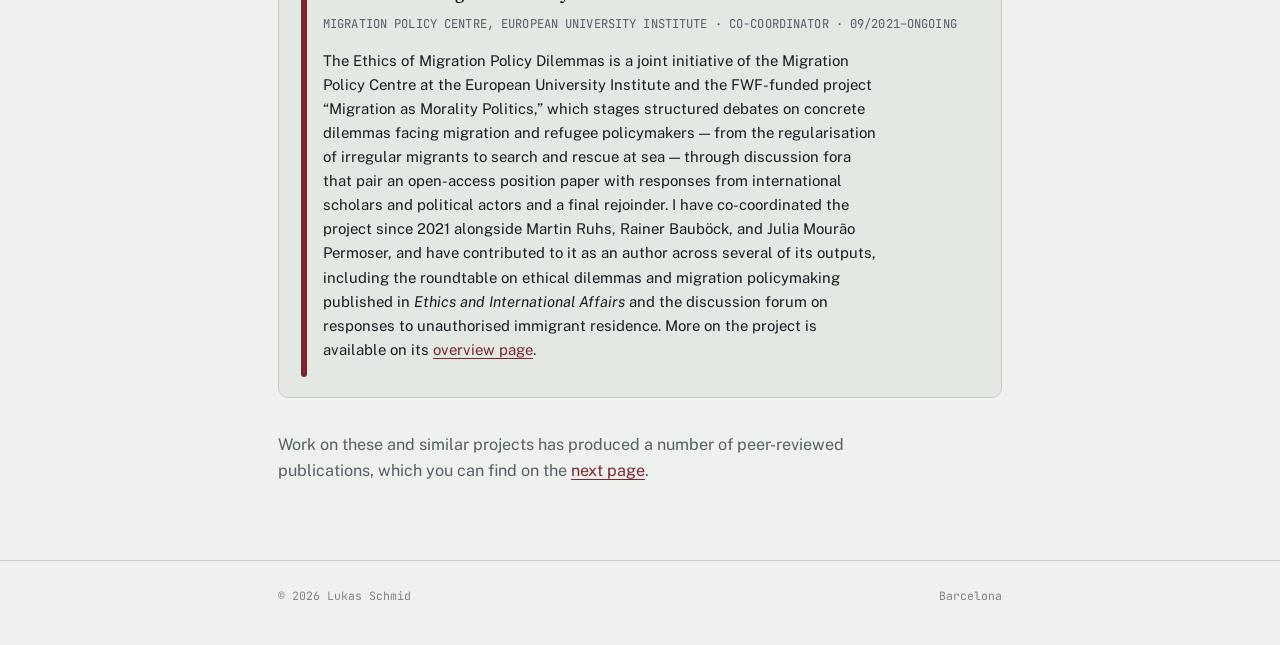
<file: research.html>
<!DOCTYPE html>
<html lang="en">
<head>
<meta charset="UTF-8">
<meta name="viewport" content="width=device-width, initial-scale=1.0">
<title>Research — Lukas Schmid</title>
<meta name="description" content="My research on migration, borders, and the legitimate authority of the state.">
<link rel="canonical" href="https://lukas-schmid.com/research.html">
<link rel="icon" href="data:image/svg+xml,%3Csvg xmlns='http://www.w3.org/2000/svg' viewBox='0 0 64 64'%3E%3Crect width='64' height='64' rx='10' fill='%237c2530'/%3E%3Ctext x='32' y='44' font-family='Georgia,serif' font-size='30' fill='%23f6efe6' text-anchor='middle'%3ELS%3C/text%3E%3C/svg%3E">
<meta property="og:type" content="website">
<meta property="og:site_name" content="Lukas Schmid">
<meta property="og:title" content="Research — Lukas Schmid">
<meta property="og:description" content="My research on migration, borders, and the legitimate authority of the state.">
<meta property="og:url" content="https://lukas-schmid.com/research.html">
<meta property="og:image" content="https://lukas-schmid.com/assets/lukas-schmid-headshot.jpg">
<meta name="twitter:card" content="summary_large_image">
<meta name="twitter:title" content="Research — Lukas Schmid">
<meta name="twitter:description" content="My research on migration, borders, and the legitimate authority of the state.">
<meta name="twitter:image" content="https://lukas-schmid.com/assets/lukas-schmid-headshot.jpg">
<link rel="preconnect" href="https://fonts.googleapis.com">
<link rel="preconnect" href="https://fonts.gstatic.com" crossorigin>
<link href="https://fonts.googleapis.com/css2?family=Source+Serif+4:ital,wght@0,400;0,500;0,600;0,700;1,400;1,500&family=Public+Sans:wght@400;500;600;700&family=JetBrains+Mono:wght@400;500&display=swap" rel="stylesheet">
<link rel="stylesheet" href="css/style.css">
</head>
<body>

<header class="site-nav">
  <div class="nav-row">
    <a href="index.html" class="nav-mark">Lukas&nbsp;Schmid</a>
    <button class="nav-toggle" id="navToggle" aria-expanded="false" aria-controls="navLinks">Menu</button>
    <nav class="links" id="navLinks">
      <a href="research.html" class="active">Research</a>
      <a href="publications.html">Publications</a>
      <a href="cv.html">CV</a>
      <a href="contact.html">Contact</a>
    </nav>
  </div>
</header>

<main>

  <section class="page-hero" style="border-top:none;">
    <div class="wrap">
      <p class="eyebrow"><span class="num">01</span> Research</p>
      <h1>Research</h1>
    </div>
  </section>

  <section>
    <div class="wrap">
      <p class="lede">Most of my work asks when, why and how states may legitimately exclude migrants from territory and political community, and interrogates the ethical and political implications of different forms of migration and border control. Currently, I am pursuing three major research projects.</p>

      <div class="proj-list">

        <div class="book-card">
          <div class="spine"></div>
          <div>
            <div class="proj-num">01</div>
            <h2 style="font-size:1.08rem; font-style:italic; font-weight:600;">Illegitimate Borders: Liberal Democracy and the Restriction of Movement</h2>
            <div class="meta">UNDER CONTRACT · OXFORD UNIVERSITY PRESS · TO BE DELIVERED 2027</div>
            <p class="proj-desc">Liberal democracies in the Global North are developing increasingly harsh measures to keep unwanted migrants away from their territories or expel them after they have made it inside. At the same time, freedom of movement is widely considered an important human interest, so that compelling reasons are required to restrict it on morally sound terms. Taking these contrasting realities of movement and exclusion seriously, <em>Illegitimate Borders</em> reconsiders the question if states have moral rights to exclude migrants from their territories, a question that has become central to many debates in contemporary political theory. It does so by foregrounding the long-ignored but highly pertinent lens of legitimate authority, explaining that state-directed exclusion always involves authority claims, asking how such claims may principally be rendered legitimate, and investigating how the realities of exclusion affect the real legitimacy of authoritative migration control regimes in liberal democracies.</p>
          </div>
        </div>

        <div class="book-card">
          <div class="spine"></div>
          <div>
            <div class="proj-num">02</div>
            <h2 style="font-size:1.08rem; font-weight:600;">The Legitimate Authority of Migration Control (LEGITCONTROL)</h2>
            <div class="meta">MARIE SKŁODOWSKA-CURIE POSTDOCTORAL FELLOWSHIP (HORIZON-TMA-MSCA-PF-EF) · FUNDED BY THE EUROPEAN UNION UNDER HORIZON EUROPE · UNIVERSITAT POMPEU FABRA · 2026–2028</div>
            <p class="proj-desc">States’ efforts to control migration and the moral legitimacy of these efforts are politically charged issues of intense public controversy. Political philosophers have not yet fully clarified how we should assess the claims of states to authority in the migration control domain, nor comprehensively assessed the moral significance of specific, newly emerging migration control strategies. Addressing both theory and practice in a two-step process, LEGITCONTROL aims to correct these shortcomings. On the level of theory, it first theorizes the conditions of legitimate migrant exclusion, and then the conditions under which interstate migration control agreements can develop binding moral force over the state parties involved. On the level of practice, it first analyzes whether increasingly prominent systems of digital and algorithmic migrant exclusion meet the first kind of legitimacy standard, before examining if important bilateral migration control agreements between states in the Global North and the Global South meet the second kind of legitimacy standard. Overall, LEGITCONTROL scrutinizes the legitimacy of migration control in liberal democracies by assessing some of its most salient manifestations. Full details are available on the <a href="https://ec.europa.eu/info/funding-tenders/opportunities/portal/screen/opportunities/projects-details/43108390/101275836/HORIZON?order=DESC&amp;pageNumber=1&amp;pageSize=10&amp;sortBy=es_SortDate&amp;keywords=legitcontrol" target="_blank" rel="noopener">official EU project page</a>.</p>
          </div>
        </div>

        <div class="book-card">
          <div class="spine"></div>
          <div>
            <div class="proj-num">03</div>
            <h2 style="font-size:1.08rem; font-weight:600;">The Ethics of Migration Policy Dilemmas</h2>
            <div class="meta">MIGRATION POLICY CENTRE, EUROPEAN UNIVERSITY INSTITUTE · CO-COORDINATOR · 09/2021–ONGOING</div>
            <p class="proj-desc">The Ethics of Migration Policy Dilemmas is a joint initiative of the Migration Policy Centre at the European University Institute and the FWF-funded project “Migration as Morality Politics,” which stages structured debates on concrete dilemmas facing migration and refugee policymakers — from the regularisation of irregular migrants to search and rescue at sea — through discussion fora that pair an open-access position paper with responses from international scholars and political actors and a final rejoinder. I have co-coordinated the project since 2021 alongside Martin Ruhs, Rainer Bauböck, and Julia Mourão Permoser, and have contributed to it as an author across several of its outputs, including the roundtable on ethical dilemmas and migration policymaking published in <em>Ethics and International Affairs</em> and the discussion forum on responses to unauthorised immigrant residence. More on the project is available on its <a href="https://migrationpolicycentre.eu/projects/dilemmas-project/#overview" target="_blank" rel="noopener">overview page</a>.</p>
          </div>
        </div>

      </div>

      <p class="closing">Work on these and similar projects has produced a number of peer-reviewed publications, which you can find on the <a href="publications.html">next page</a>.</p>
    </div>
  </section>

</main>

<footer>
  <div class="wrap">
    <p>© <span id="yr"></span> Lukas Schmid</p>
    <p>Barcelona</p>
  </div>
</footer>

<script src="js/site.js"></script>
</body>
</html>
</file>
<file: css/style.css>
:root{
  --bg: #eef1ee;
  --surface: #e4e8e2;
  --surface-2: #dde2da;
  --ink: #181d22;
  --ink-muted: #565f66;
  --ink-faint: #7c848a;
  --accent: #7c2530;
  --accent-2: #5c3d2e;
  --rule: #c9cec4;
  --rule-strong: #aab0a4;
  --focus: #2c5a7c;

  --font-serif: 'Source Serif 4', Georgia, 'Times New Roman', serif;
  --font-sans: 'Public Sans', -apple-system, BlinkMacSystemFont, 'Segoe UI', Helvetica, Arial, sans-serif;
  --font-mono: 'JetBrains Mono', 'SFMono-Regular', Consolas, 'Liberation Mono', monospace;

  --maxw: 780px;
}

@media (prefers-color-scheme: dark){
  :root:not([data-theme="light"]){
    --bg: #12151a;
    --surface: #181c22;
    --surface-2: #1f242b;
    --ink: #e9e8e2;
    --ink-muted: #a3aab0;
    --ink-faint: #767e85;
    --accent: #d68c92;
    --accent-2: #c99a7c;
    --rule: #2b3038;
    --rule-strong: #3a4149;
    --focus: #7fb3d9;
  }
}
:root[data-theme="dark"]{
  --bg: #12151a;
  --surface: #181c22;
  --surface-2: #1f242b;
  --ink: #e9e8e2;
  --ink-muted: #a3aab0;
  --ink-faint: #767e85;
  --accent: #d68c92;
  --accent-2: #c99a7c;
  --rule: #2b3038;
  --rule-strong: #3a4149;
  --focus: #7fb3d9;
}

*{ box-sizing: border-box; }

body{
  margin: 0;
  background: var(--bg);
  color: var(--ink);
  font-family: var(--font-sans);
  font-size: 16px;
  line-height: 1.6;
  -webkit-font-smoothing: antialiased;
}

a{ color: var(--accent); text-decoration-thickness: 1px; text-underline-offset: 3px; }
a:hover{ text-decoration-thickness: 2px; }
a:focus-visible, button:focus-visible{ outline: 2px solid var(--focus); outline-offset: 3px; }

h1,h2,h3{
  font-family: var(--font-serif);
  font-weight: 600;
  color: var(--ink);
  text-wrap: balance;
  margin: 0;
}

.eyebrow{
  font-family: var(--font-mono);
  font-size: 0.72rem;
  letter-spacing: 0.11em;
  text-transform: uppercase;
  color: var(--accent);
  display: flex;
  align-items: center;
  gap: 0.6em;
}
.eyebrow .num{ color: var(--ink-faint); }

.wrap{
  max-width: var(--maxw);
  margin: 0 auto;
  padding: 0 28px;
}

/* ---------- Nav ---------- */
header.site-nav{
  position: sticky;
  top: 0;
  z-index: 40;
  background: color-mix(in srgb, var(--bg) 88%, transparent);
  backdrop-filter: blur(8px);
  border-bottom: 1px solid var(--rule);
}
.nav-row{
  max-width: var(--maxw);
  margin: 0 auto;
  padding: 14px 28px;
  display: flex;
  align-items: center;
  justify-content: space-between;
  gap: 16px;
}
.nav-mark{
  font-family: var(--font-serif);
  font-weight: 600;
  font-size: 1.02rem;
  color: var(--ink);
  text-decoration: none;
  white-space: nowrap;
}
.nav-mark:hover{ text-decoration: none; color: var(--accent); }
nav.links{
  display: flex;
  gap: 22px;
  flex-wrap: wrap;
}
nav.links a{
  color: var(--ink-muted);
  text-decoration: none;
  font-size: 0.88rem;
  font-weight: 500;
  letter-spacing: 0.01em;
  padding: 4px 0;
  border-bottom: 1px solid transparent;
}
nav.links a:hover, nav.links a.active{
  color: var(--ink);
  border-bottom-color: var(--accent);
}
.nav-toggle{
  display: none;
  background: none;
  border: 1px solid var(--rule-strong);
  border-radius: 6px;
  color: var(--ink);
  font-family: var(--font-mono);
  font-size: 0.75rem;
  padding: 6px 10px;
  cursor: pointer;
}

@media (max-width: 640px){
  nav.links{
    display: none;
    flex-direction: column;
    gap: 2px;
    width: 100%;
    padding-top: 10px;
  }
  nav.links.open{ display: flex; }
  .nav-row{ flex-wrap: wrap; }
  .nav-toggle{ display: inline-block; }
  nav.links a{ padding: 8px 0; border-bottom: 1px solid var(--rule); }
}

/* ---------- Home hero ---------- */
.hero{
  padding: 64px 0 48px;
  position: relative;
  overflow: hidden;
}
.hero-line{
  position: absolute;
  right: -8%;
  top: -20%;
  width: 62%;
  height: 140%;
  opacity: 0.5;
  pointer-events: none;
  z-index: 0;
}
.hero .wrap{ position: relative; z-index: 1; }
.hero-grid{
  display: grid;
  grid-template-columns: 1fr auto;
  gap: 44px;
  align-items: center;
}
.hero-photo{
  width: 196px;
  height: 236px;
  flex: none;
  border-radius: 12px;
  overflow: hidden;
  border: 1px solid var(--rule-strong);
  background: var(--surface);
}
.hero-photo img{
  width: 100%;
  height: 100%;
  object-fit: cover;
  display: block;
}
@media (max-width: 720px){
  .hero-grid{ grid-template-columns: 1fr; }
  .hero-photo{
    order: -1;
    width: 148px;
    height: 178px;
    margin-bottom: 6px;
  }
}
.hero .eyebrow{ margin-bottom: 18px; }
.hero h1{
  font-size: clamp(2.1rem, 5vw, 3rem);
  line-height: 1.1;
  letter-spacing: -0.01em;
}
.hero .tagline{
  font-family: var(--font-serif);
  font-style: italic;
  font-size: 1.2rem;
  color: var(--ink-muted);
  margin-top: 14px;
  max-width: 34em;
}
.hero .role{
  margin-top: 22px;
  font-size: 0.98rem;
  color: var(--ink-muted);
  max-width: 40em;
}
.hero .role strong{ color: var(--ink); font-weight: 600; }

.hero-links{
  margin-top: 28px;
  display: flex;
  flex-wrap: wrap;
  gap: 10px;
}
.pill{
  display: inline-flex;
  align-items: center;
  gap: 7px;
  font-family: var(--font-mono);
  font-size: 0.78rem;
  color: var(--ink);
  text-decoration: none;
  border: 1px solid var(--rule-strong);
  border-radius: 999px;
  padding: 7px 14px 7px 12px;
  background: var(--surface);
  transition: border-color 0.15s ease, color 0.15s ease, background 0.15s ease;
}
.pill:hover{
  border-color: var(--accent);
  color: var(--accent);
  background: var(--surface-2);
}
.pill svg{ width: 13px; height: 13px; flex: none; }
.pill.primary{
  background: var(--accent);
  border-color: var(--accent);
  color: var(--bg);
}
.pill.primary:hover{ background: var(--accent-2); border-color: var(--accent-2); color: var(--bg); }

/* ---------- Sub-page header ---------- */
.page-hero{
  padding: 52px 0 8px;
}
.page-hero .eyebrow{ margin-bottom: 16px; }
.page-hero h1{
  font-size: clamp(1.9rem, 4.5vw, 2.5rem);
  line-height: 1.15;
}
.page-hero .lede{ margin-top: 16px; }

/* ---------- Sections ---------- */
section{
  padding: 44px 0 60px;
  border-top: 1px solid var(--rule);
}
main > section:first-of-type{ border-top: none; }

.lede{
  font-size: 1.02rem;
  color: var(--ink-muted);
  max-width: 46em;
  margin-bottom: 6px;
}
.lede + .lede{ margin-top: 10px; }

/* About / bio */
.bio p{ max-width: 60ch; margin: 0 0 16px; color: var(--ink); }
.bio p:last-child{ margin-bottom: 0; }

/* Research */
.book-card{
  display: grid;
  grid-template-columns: auto 1fr;
  gap: 16px;
  align-items: start;
  background: var(--surface);
  border: 1px solid var(--rule);
  border-radius: 10px;
  padding: 20px 22px;
  margin-top: 28px;
}
.book-card .spine{
  width: 6px;
  align-self: stretch;
  background: var(--accent);
  border-radius: 4px;
}
.book-card h3{
  font-size: 1.08rem;
  font-style: italic;
  font-weight: 600;
}
.book-card .meta{
  font-family: var(--font-mono);
  font-size: 0.76rem;
  color: var(--ink-muted);
  margin-top: 8px;
  letter-spacing: 0.01em;
}
.note{
  margin-top: 24px;
  font-size: 0.86rem;
  color: var(--ink-faint);
  font-style: italic;
}
.proj-list{
  display: flex;
  flex-direction: column;
  gap: 30px;
  margin: 26px 0 34px;
}
.proj-list .book-card{ margin-top: 0; }
.proj-num{
  font-family: var(--font-mono);
  font-size: 0.72rem;
  letter-spacing: 0.08em;
  color: var(--ink-faint);
  margin-bottom: 7px;
}
.proj-desc{
  margin-top: 14px;
  font-size: 0.93rem;
  line-height: 1.62;
  color: var(--ink);
  max-width: 62ch;
}
.closing{
  margin-top: 4px;
  font-size: 1.01rem;
  color: var(--ink-muted);
  max-width: 58ch;
}

/* Publications */
.pub-group{ margin-bottom: 34px; }
.pub-group:last-child{ margin-bottom: 0; }
.pub-group h2.group-title, .pub-group h3{
  font-family: var(--font-mono);
  font-size: 0.78rem;
  letter-spacing: 0.08em;
  text-transform: uppercase;
  color: var(--ink-faint);
  font-weight: 500;
  margin-bottom: 12px;
  padding-bottom: 8px;
  border-bottom: 1px solid var(--rule);
}
.pub{
  display: grid;
  grid-template-columns: 52px 1fr;
  gap: 16px;
  padding: 12px 0;
  border-bottom: 1px solid var(--rule);
}
.pub-group ol, .pub-group ul{ list-style: none; margin: 0; padding: 0; }
.pub:last-child{ border-bottom: none; }
.pub .yr{
  font-family: var(--font-mono);
  font-size: 0.78rem;
  color: var(--ink-faint);
  padding-top: 2px;
}
.pub .title{
  font-weight: 600;
  color: var(--ink);
  text-decoration: none;
}
.pub .title:hover{ color: var(--accent); }
.pub .venue{
  display: block;
  font-size: 0.86rem;
  color: var(--ink-muted);
  font-style: italic;
  margin-top: 3px;
}
.pub .with{
  display: block;
  font-size: 0.8rem;
  color: var(--ink-faint);
  margin-top: 3px;
}

.fora-list{ margin-top: 6px; }
.fora-list li{ padding: 7px 0; border-bottom: 1px solid var(--rule); font-size: 0.92rem; }
.fora-list li:last-child{ border-bottom: none; }
.fora-list a{ text-decoration: none; font-weight: 500; }
.fora-list a:hover{ text-decoration: underline; }

/* Teaching */
.teach-item{
  display: grid;
  grid-template-columns: 120px 1fr;
  gap: 16px;
  padding: 14px 0;
  border-bottom: 1px solid var(--rule);
}
.teach-item:last-child{ border-bottom: none; }
.teach-item .when{
  font-family: var(--font-mono);
  font-size: 0.76rem;
  color: var(--ink-faint);
  padding-top: 2px;
}
.teach-item h4{
  font-family: var(--font-serif);
  font-size: 1.02rem;
  font-weight: 600;
  margin: 0 0 4px;
}
.teach-item p{ margin: 0; font-size: 0.88rem; color: var(--ink-muted); }

@media (max-width: 560px){
  .teach-item, .pub{ grid-template-columns: 1fr; gap: 4px; }
  .teach-item .when, .pub .yr{ padding-top: 0; }
}

/* CV */
.cv-download{
  display: flex;
  align-items: center;
  gap: 14px;
  flex-wrap: wrap;
  margin-bottom: 32px;
}
.cv-cols{
  display: grid;
  grid-template-columns: 1fr 1fr;
  gap: 36px;
}
@media (max-width: 620px){ .cv-cols{ grid-template-columns: 1fr; gap: 28px; } }
.cv-cols h2.group-title, .cv-cols h3{
  font-family: var(--font-mono);
  font-size: 0.78rem;
  letter-spacing: 0.08em;
  text-transform: uppercase;
  color: var(--ink-faint);
  font-weight: 500;
  margin-bottom: 12px;
  padding-bottom: 8px;
  border-bottom: 1px solid var(--rule);
}
.cv-row{ padding: 10px 0; border-bottom: 1px solid var(--rule); }
.cv-row:last-child{ border-bottom: none; }
.cv-row .t1{ font-weight: 600; font-size: 0.92rem; }
.cv-row .t2{ font-size: 0.84rem; color: var(--ink-muted); margin-top: 2px; }
.cv-row .t3{ font-family: var(--font-mono); font-size: 0.74rem; color: var(--ink-faint); margin-top: 3px; }

/* Contact */
.contact-grid{
  display: grid;
  grid-template-columns: repeat(auto-fit, minmax(200px, 1fr));
  gap: 24px;
  margin-top: 6px;
}
.contact-block .label{
  font-family: var(--font-mono);
  font-size: 0.72rem;
  letter-spacing: 0.08em;
  text-transform: uppercase;
  color: var(--ink-faint);
  margin-bottom: 8px;
}
.contact-block address, .contact-block p{
  font-style: normal;
  margin: 0;
  font-size: 0.94rem;
  color: var(--ink);
  line-height: 1.55;
}
.contact-block a{ text-decoration: none; }
.contact-block a:hover{ text-decoration: underline; }

.contact-photo{
  margin-top: 46px;
  border-radius: 12px;
  overflow: hidden;
  border: 1px solid var(--rule);
}
.contact-photo img{
  width: 100%;
  height: auto;
  max-height: 440px;
  object-fit: cover;
  display: block;
}

footer{
  border-top: 1px solid var(--rule);
  padding: 26px 0 40px;
}
footer .wrap{
  display: flex;
  justify-content: space-between;
  align-items: center;
  flex-wrap: wrap;
  gap: 10px;
}
footer p{
  margin: 0;
  font-family: var(--font-mono);
  font-size: 0.72rem;
  color: var(--ink-faint);
}
</file>
